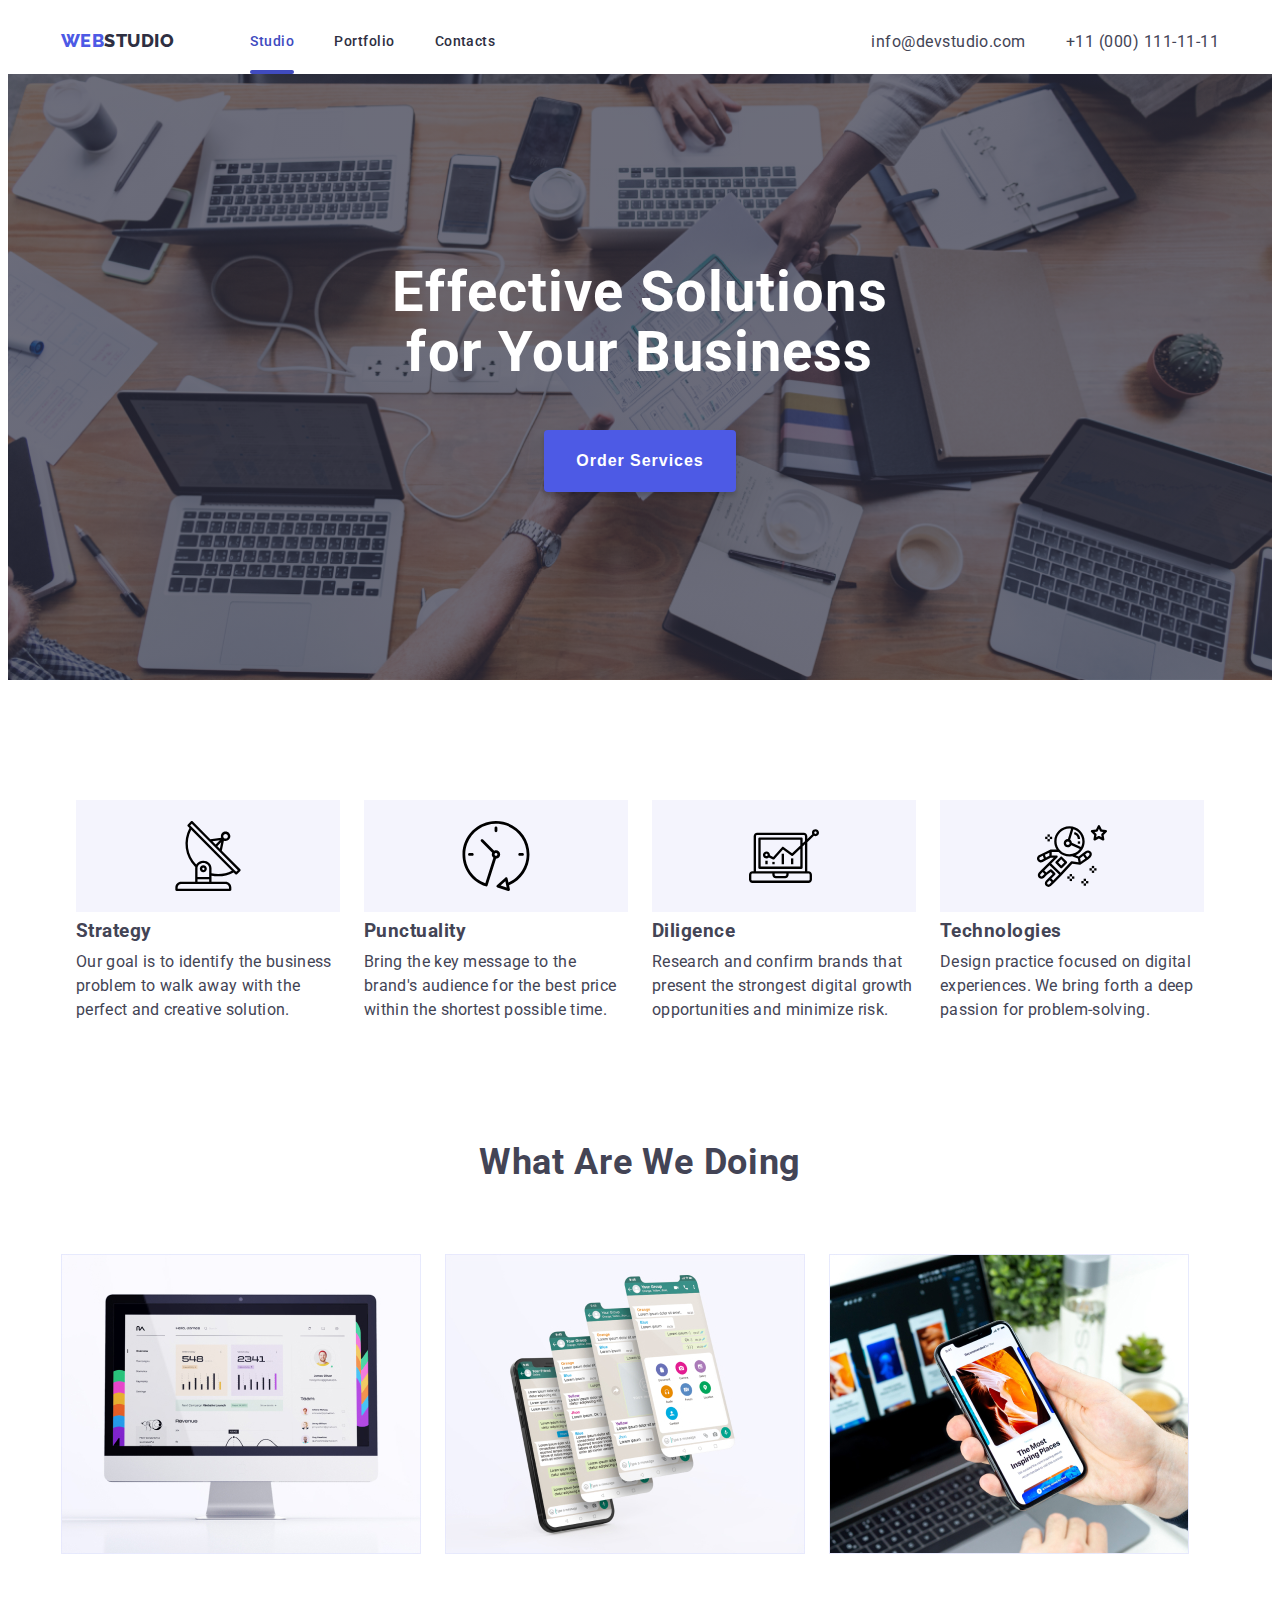
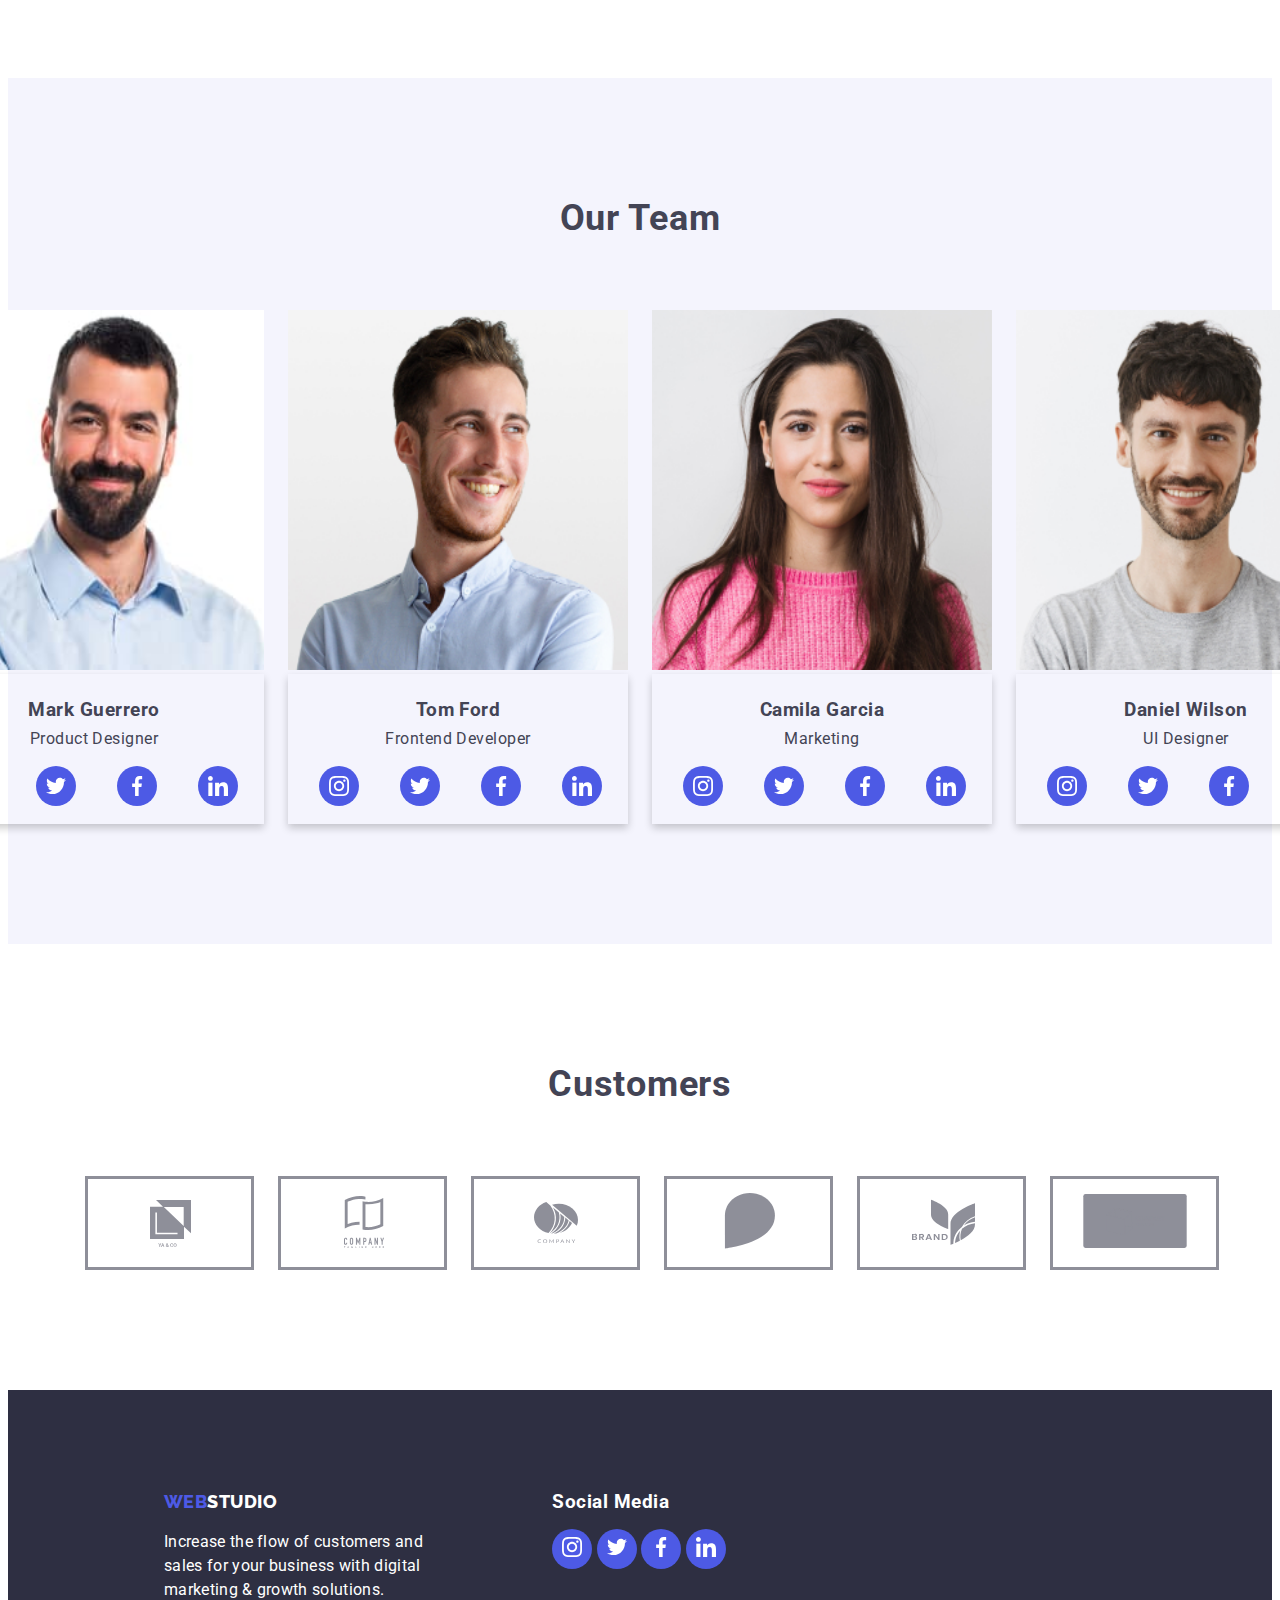
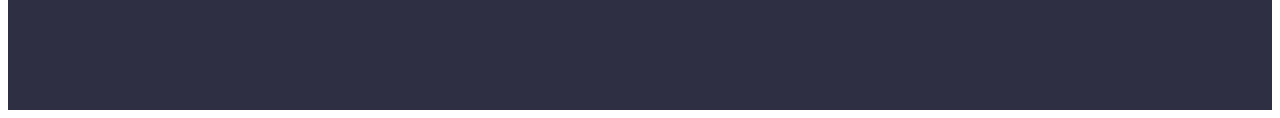
<file: index.html>
<!DOCTYPE html>
<html lang="en">
<head>
    <meta charset="UTF-8" />
    <title>webstudio</title>
    <link rel="stylesheet" href="./css/styles.css" />
    <link
      href="https://fonts.googleapis.com/css2?family=Raleway:wght@800&family=Roboto:wght@400;500;700;900&display=swap"
      rel="stylesheet"
    />
</head>
<body>

    <!--Navigation and Address-->
    <header class="header-container">
        <div class="container menu">
            <nav class="nav-container">
                    <a class="logo" href="index.html">WEB<span class="logo-black">STUDIO</span></a>
                <ul class="nav-list-container list">
                    <li class="item"><a href="./index.html" class="page current link menu-active">Studio</a></li>
                    <li class="item"><a href="./portfolio.html" class="page link">Portfolio</a></li>
                    <li class="item"><a href="" class="page link">Contacts</a></li>
                </ul>
            </nav>
            <address>
                <ul class="cta-container list">
                    <li class="item"><a href="mailto:info@devstudio.com" class="contact link">info@devstudio.com</a></li>
                    <li class="item"><a href="tel:+11(000)1111111" class="contact link">+11 (000) 111-11-11</a></li>
                </ul>
            </address>
        </div>
    </header>


    <!--Main With Sections-->
    <main>
        <!--Hero Section-->
        <section class="hero section">
            <div class="container">
                <h1 class="main-heading">Effective Solutions <br>for Your Business</h1>
                <button class="order-services" type="button" data-modal-open> Order Services</button>
            </div>
        </section>


        <!--Feature Section-->
        <section class="features section">
            <h2 hidden>Feature</h2>
            <ul class="feature-container list">
                <li class="item">
                        <div class="icon">
                            <svg width="70" height="70">
                                <use href="/images/icons.svg#antenna" />
                            </svg>
                        </div>
                    <h3 class="title">Strategy</h3>
                    <p class="descriptions">Our goal is to identify the business problem to walk away with the
                           perfect and creative solution.
                    </p>
                </li>
                <li class="item">
                        <div class="icon">
                            <svg width="70" height="70">
                                <use href="/images/icons.svg#clock" />
                            </svg>
                        </div>
                    <h3 class="title">Punctuality</h3>
                    <p class="descriptions">
                        Bring the key message to the brand's audience for the best price
                        within the shortest possible time.
                    </p>
                </li>
                <li class="item">
                        <div class="icon">
                            <svg width="70" height="70">
                                <use href="/images/icons.svg#diagram" />
                            </svg>
                        </div>
                    <h3 class="title">Diligence</h3>
                    <p class="descriptions">
                        Research and confirm brands that present the strongest digital
                        growth opportunities and minimize risk.
                    </p>
                </li>
                <li class="item">
                        <div class="icon">
                            <svg width="70" height="70">
                                <use href="/images/icons.svg#astronaut" />
                            </svg>
                        </div>
                    <h3 class="title">Technologies</h3>
                    <p class="descriptions">
                        Design practice focused on digital experiences. We bring forth a
                        deep passion for problem-solving.
                    </p>
                </li>
            </ul>
        </section>


        <!--What we do Section-->
        <section class="section no-top-padding">
            <div class="container">
                    <h2 class="section-head">What Are We Doing</h2>
                <ul class="whatwedo-container list">
                    <li><img src="./images/img1sec2.jpg" alt="a monitor" width="360"></li>
                    <li><img src="./images/img2sec2.jpg" alt="a cellphone" width="360"></li>
                    <li><img src="./images/img3sec2.jpg" alt="a cellphone and laptop" width="360"></li>
                </ul>
            </div>
        </section>


        <!--Our Team Section-->
        <section class="team-bg section">
            <h2 class="section-head">Our Team</h2>
            <div class="team-main">
                <ul class="our-team list">
                    <li class="item">
                        <img src="./images/img1sec3.jpg" alt="Mark Guerrero" width="340" height="360"/>
                        <div class="card team">
                            <h3 class="person-name">Mark Guerrero</h3>
                            <p class="designation">Product Designer</p>
                            <ul class="team-social">
                                <li class="icon item">
                                    <a  class="link" href="https://www.instagram.com/" target="_blank">
                                        <svg class="icon" width="20px" height="20px">
                                            <use href="/images/icons.svg#instagram"/>
                                        </svg>
                                    </a>
                                </li>
                                <li class="icon item">
                                    <a  class="link" href="https://twitter.com/" target="_blank">
                                        <svg class="icon" width="20px" height="20px">
                                            <use href="/images/icons.svg#twitter"/>
                                        </svg>
                                    </a>
                                </li>
                                <li class="icon item">
                                    <a  class="link" href="https://www.facebook.com" target="_blank">
                                        <svg class="icon" width="20px" height="20px">
                                            <use href="/images/icons.svg#facebook"/>
                                        </svg>
                                    </a>
                                </li>
                                <li class="icon item">
                                    <a  class="link" href="https://www.linkedin.com/" target="_blank">
                                        <svg class="icon" width="20px" height="20px">
                                            <use href="/images/icons.svg#linkedin"/>
                                        </svg>
                                    </a>
                                </li>
                            </ul>
                        </div>
                    </li>
                    <li class="item">
                        <img src="./images/img2sec3.jpg" alt="Tom Ford" width="340" height="360" />
                        <div class="card team">
                            <h3 class="person-name">Tom Ford</h3>
                            <p class="designation">Frontend Developer</p>
                            <ul class="team-social">
                                <li class="icon item">
                                    <a  class="link" href="https://www.instagram.com/" target="_blank">
                                        <svg class="icon" width="20px" height="20px">
                                            <use href="/images/icons.svg#instagram"/>
                                        </svg>
                                    </a>
                                </li>
                                <li class="icon item">
                                    <a  class="link" href="https://twitter.com/" target="_blank"> 
                                        <svg class="icon" width="20px" height="20px">
                                            <use href="/images/icons.svg#twitter"/>
                                        </svg>
                                    </a>
                                </li>
                                <li class="icon item">
                                    <a  class="link" href="https://www.facebook.com" target="_blank">
                                        <svg class="icon" width="20px" height="20px">
                                            <use href="/images/icons.svg#facebook"/>
                                        </svg>
                                    </a>
                                </li>
                                <li class="icon item">
                                    <a  class="link" href="https://www.linkedin.com/" target="_blank">
                                        <svg class="icon" width="20px" height="20px">
                                            <use href="/images/icons.svg#linkedin"/>
                                        </svg>
                                    </a>
                                </li>
                            </ul>
                        </div>
                    </li>
                    <li class="item">
                        <img src="./images/img3sec3.jpg" alt="Camila Garcia" width="340" height="360" />
                        <div class="card team">
                            <h3 class="person-name">Camila Garcia</h3>
                            <p class="designation">Marketing</p>
                            <ul class="team-social">
                                <li class="icon item">
                                    <a  class="link" href="https://www.instagram.com/" target="_blank">
                                        <svg class="icon" width="20px" height="20px">
                                            <use href="/images/icons.svg#instagram"/>
                                        </svg>
                                    </a>
                                </li>
                                <li class="icon item">
                                    <a  class="link" href="https://twitter.com/" target="_blank">
                                        <svg class="icon" width="20px" height="20px">
                                            <use href="/images/icons.svg#twitter"/>
                                        </svg>
                                    </a>
                                </li>
                                <li class="icon item">
                                    <a  class="link" href="https://www.facebook.com" target="_blank">
                                        <svg class="icon" width="20px" height="20px">
                                            <use href="/images/icons.svg#facebook"/>
                                        </svg>
                                    </a>
                                </li>
                                <li class="icon item">
                                    <a  class="link" href="https://www.linkedin.com/" target="_blank">
                                        <svg class="icon" width="20px" height="20px">
                                            <use href="/images/icons.svg#linkedin"/>
                                        </svg>
                                    </a>
                                </li>
                            </ul>
                        </div>
                    </li>
                    <li class="item">
                        <img src="./images/img4sec3.jpg" alt="Daniel Wilson" width="340" height="360"/>
                        <div class="card team">
                            <h3 class="person-name">Daniel Wilson</h3>
                            <p class="designation">UI Designer</p>
                            <ul class="team-social">
                                <li class="icon item">
                                    <a  class="link" href="https://www.instagram.com/" target="_blank">
                                        <svg class="icon" width="20px" height="20px">
                                            <use href="/images/icons.svg#instagram"/>
                                        </svg>
                                    </a>
                                </li>
                                <li class="icon item">
                                    <a  class="link" href="https://twitter.com/" target="_blank">
                                        <svg class="icon" width="20px" height="20px">
                                            <use href="/images/icons.svg#twitter"/>
                                        </svg>
                                    </a>
                                </li>
                                <li class="icon item">
                                    <a  class="link" href="https://www.facebook.com/" target="_blank">
                                        <svg class="icon" width="20px" height="20px">
                                            <use href="/images/icons.svg#facebook"/>
                                        </svg>
                                    </a>
                                </li>
                                <li class="icon item">
                                    <a  class="link" href="https://www.linkedin.com/" target="_blank">
                                        <svg class="icon" width="20px" height="20px">
                                            <use href="/images/icons.svg#linkedin"/>
                                        </svg>
                                    </a>
                                </li>
                            </ul>
                        </div>
                    </li>
                </ul>
            </div>
        </section>

        <!--This is the Customer Section-->
        <section class="section">
            <div class="container">
                <h2 class="section-head">Customers</h2>
                    <ul class="customers list">
                        <li class="icon item">
                            <a class="link">
                                <svg class="icon" width="104px" height="56px">
                                    <use href="/images/icons.svg#LogoA"/>
                                </svg>
                            </a>
                        </li>
                        <li class="icon item">
                            <a class="link">
                                <svg class="icon" width="104px" height="56px">
                                    <use href="/images/icons.svg#LogoB"/>
                                </svg>
                            </a>
                        </li>
                        <li class="icon item">
                            <a class="link">
                                <svg class="icon" width="104px" height="56px">
                                    <use href="/images/icons.svg#LogoC"/>
                                </svg>
                            </a>
                        </li>
                        <li class="icon item">
                            <a class="link">
                                <svg class="icon" width="104px" height="56px">
                                    <use href="/images/icons.svg#Vectors"/>
                                </svg>
                            </a>
                        </li>
                        <li class="icon item">
                            <a class="link">
                                <svg class="icon" width="104px" height="56px">
                                    <use href="/images/icons.svg#LogoD"/>
                                </svg>
                            </a>
                        </li>
                        <li class="icon item">
                            <a class="link">
                                <svg class="icon" width="104px" height="56px">
                                    <use href="/images/icons.svg#LogoF"/>
                                </svg>
                            </a>
                        </li>
                    </ul>
            </div>
        </section>
        
    </main>

    <!--This is the Footer with Logo and Slogan -->
    <footer class="footer-container">
        <div class="div-footera foot">
                <a class="logo" href="index.html">WEB<span class="logo-white">STUDIO</span></a>
            <p class="footer-description">
            Increase the flow of customers and sales for your business with digital
            marketing & growth solutions.
            </p>
        </div>
        <div class="div-footerb foot"> 
            <h3 class="footer-social">Social Media</h3>
            <ul class="social list">
                <li class="item">
                    <a  class="link" href="https://www.instagram.com/" target="_blank">
                        <svg class="icon" width="20px" height="20px">
                            <use href="/images/icons.svg#instagram"/>
                        </svg>
                    </a>
                </li>
                <li class="item">
                    <a  class="link" href="https://twitter.com/" target="_blank">
                        <svg class="icon" width="20px" height="20px">
                            <use href="/images/icons.svg#twitter"/>
                        </svg>
                    </a>
                </li>
                <li class="item">
                    <a  class="link" href="https://www.facebook.com/" target="_blank">
                        <svg class="icon" width="20px" height="20px">
                            <use href="/images/icons.svg#facebook"/>
                        </svg>
                    </a>
                </li>
                <li class="item">
                    <a  class="link" href="https://www.linkedin.com/" target="_blank">
                        <svg class="icon" width="20px" height="20px">
                            <use href="/images/icons.svg#linkedin"/>
                        </svg>
                    </a>
                </li>
            </ul>
        </div>
    </footer>

    <!--MODAL SECTION-->
    <div class="backdrop is-hidden" data-modal>
        <div class="main-modal">
            <button class="modal-close" data-modal-close>
                <svg class="modal-close-icon">
                    <use href="./images/icons.svg#clip0_620589_243"></use>
                </svg>
            </button>
        </div>
    </div>
    <script src="./js/modal.js"></script>
</body>
</html>
</file>
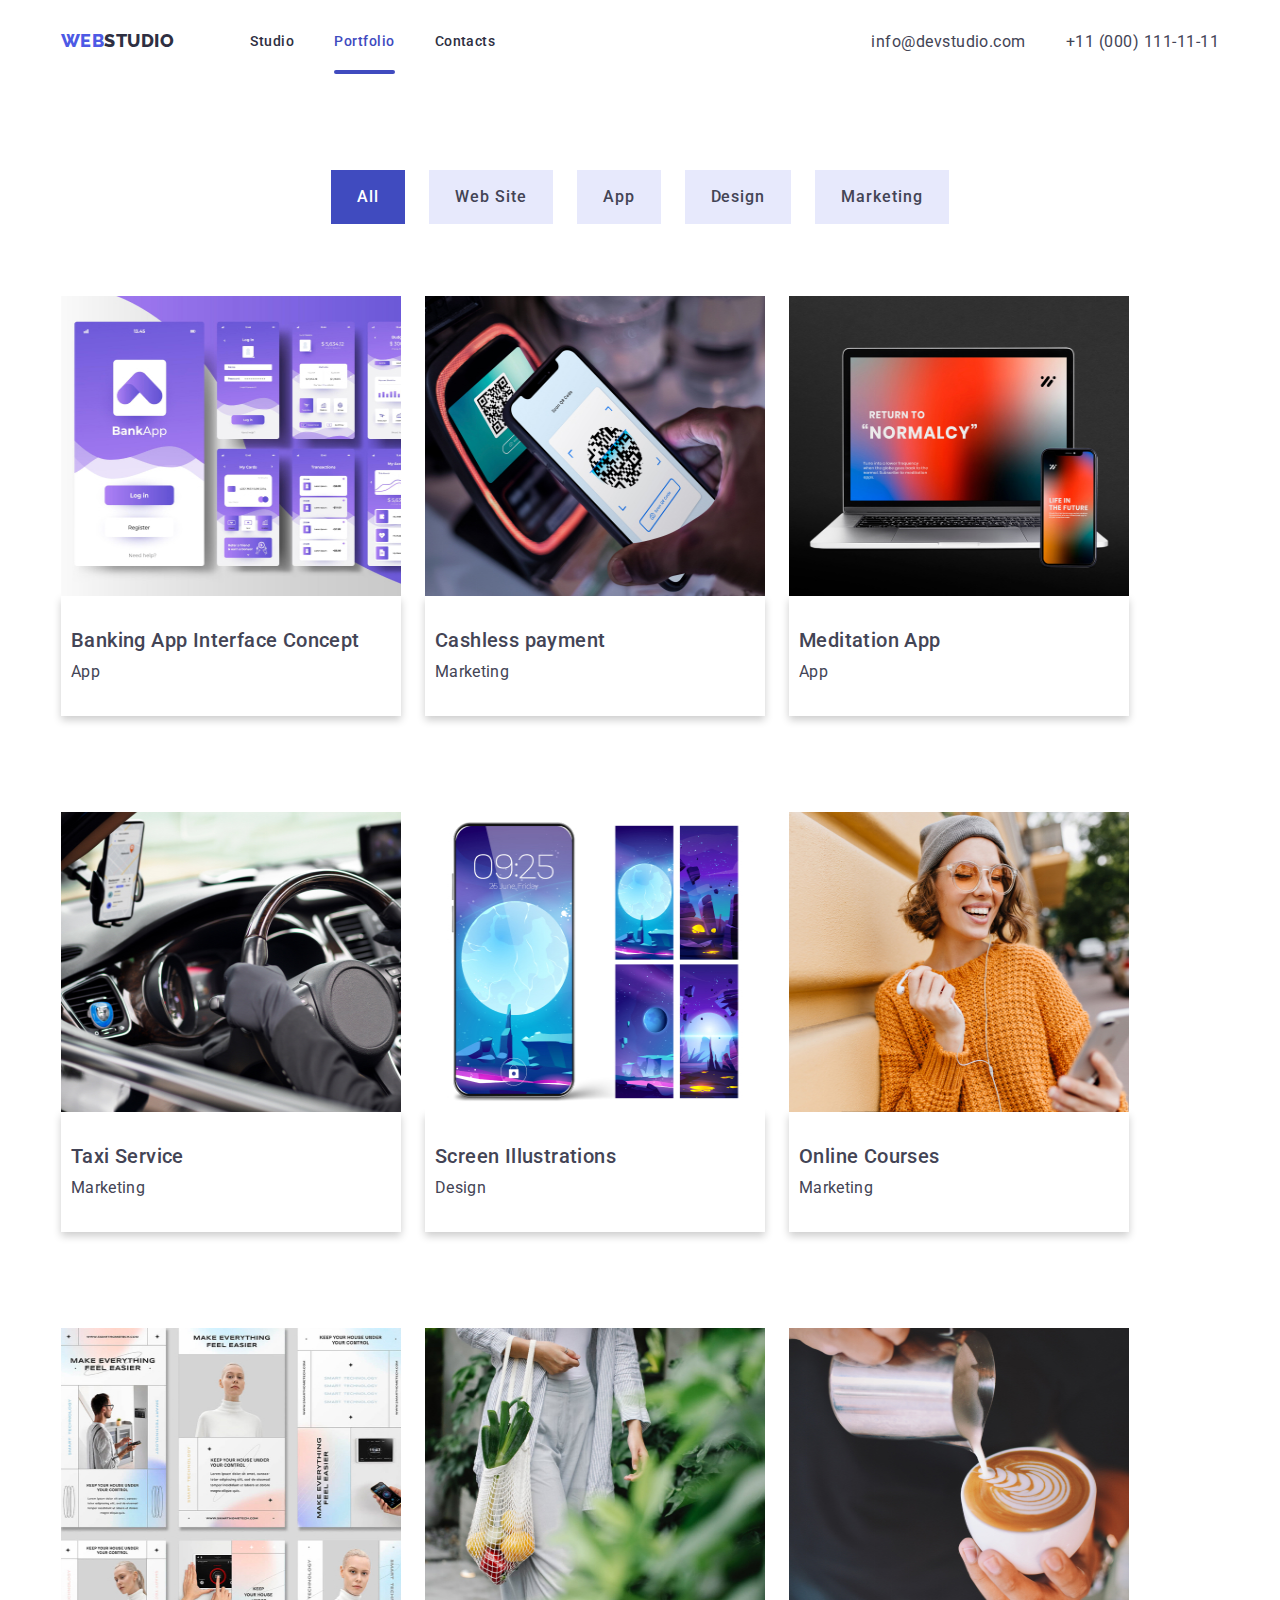
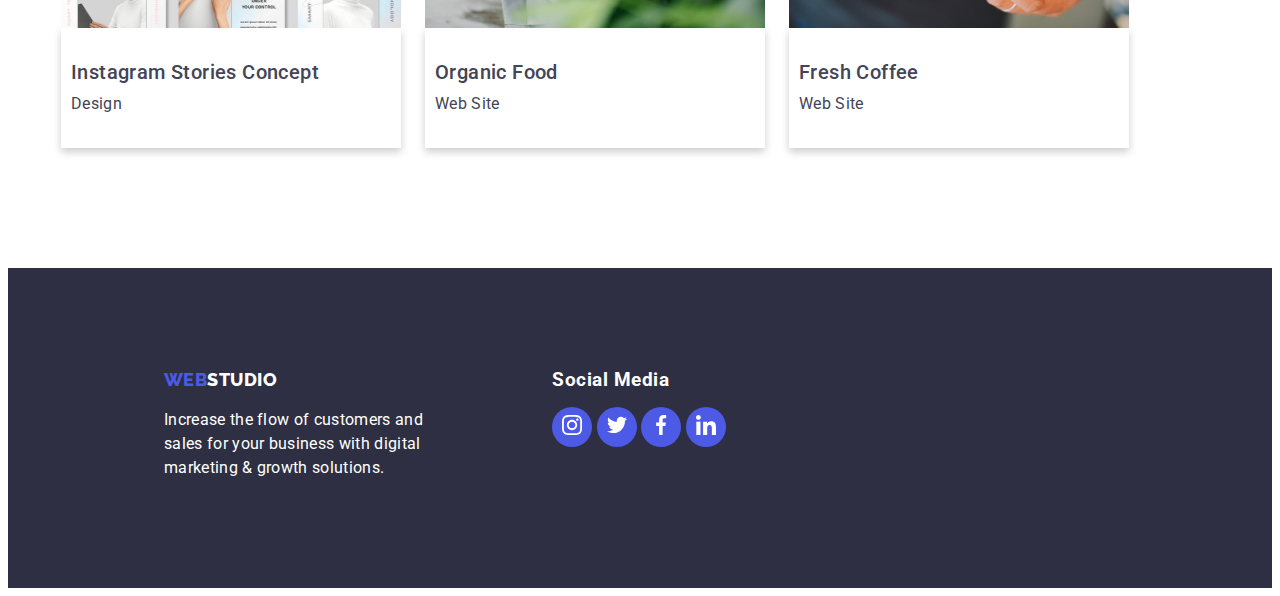
<file: portfolio.html>
<!DOCTYPE html>
<html lang="en">
<head>
    <meta charset="UTF-8" />
    <title>webstudio</title>
    <link rel="stylesheet" href="./css/styles.css" />
    <link
      href="https://fonts.googleapis.com/css2?family=Raleway:wght@800&family=Roboto:wght@400;500;700;900&display=swap"
      rel="stylesheet"
    />
</head>
<body>

    <!--Navigation and Address-->
    <header class="header-container">
        <div class="container menu">
            <nav class="nav-container">
                    <a class="logo" href="index.html">WEB<span class="logo-black">STUDIO</span></a>
                <ul class="nav-list-container list">
                    <li class="item"><a href="./index.html" class="page link">Studio</a></li>
                    <li class="item"><a href="./portfolio.html" class="page current link menu-active">Portfolio</a></li>
                    <li class="item"><a href="" class="page link">Contacts</a></li>
                </ul>
            </nav>
            <address>
                <ul class="cta-container list">
                    <li class="item"><a href="mailto:info@devstudio.com" class="contact link">info@devstudio.com</a></li>
                    <li class="item"><a href="tel:+11(000)1111111" class="contact link">+11 (000) 111-11-11</a></li>
                </ul>
            </address>
        </div>
    </header>


    <!--Main-->
    <main>
      <section class="section no-top-padding">
          <div class="container">
              <h2 hidden>Buttons</h2>
            <ul class="buttons-container list">
                <li class="item">
                  <button class="buttons filter current" type="button">All</button>
                </li>
                <li class="item">
                  <button class="buttons filter" type="button">Web Site</button>
                </li>
                <li class="item"><button class="buttons filter" type="button">App</button></li>
                <li class="item"><button class="buttons filter" type="button">Design</button></li>
                <li class="item">
                  <button class="buttons filter" type="button">Marketing</button>
                </li>
            </ul>

            <!-- Pictures-->
            <div class="main-div-container">
              <div class="card-container">
                <ul class="pics-container list">
                  <li class="item">
                    <div class="image-cover">
                      <a href="#" class="pics-link link">
                        <img class="pics link"
                            src="./images/bankingapp.jpg"
                            alt="Banking App Interface"
                            width="340" height="300"/>
                        <p class="image-cover-text">
                            14 Stylish and User-Friendly App Design Concepts-Task Manager App - 
                            Calorie Tracker App - Exotic Fruit Ecommerce App - Cloud Storage App
                        </p>
                      </a>
                    </div>   
                    <div class="card">     
                        <h3 class="options">Banking App Interface Concept</h3>
                        <p class="sub-options">App</p>
                    </div>  
                  </li>
                </ul>   
              </div>
              <div class="card-container">
                <ul class="pics-container list">
                  <li class="item">
                    <div class="image-cover">
                      <a href="#" class="pics-link link">
                        <img class="pics link"
                              src="./images/cashlesspayment.jpg"
                              alt="Cashless Payment"
                              width="340" height="300"/>
                        <p class="image-cover-text">
                            14 Stylish and User-Friendly App Design Concepts-Task Manager App - 
                            Calorie Tracker App - Exotic Fruit Ecommerce App - Cloud Storage App
                        </p>
                      </a>
                    </div>   
                    <div class="card">     
                        <h3 class="options">Cashless payment</h3>
                        <p class="sub-options">Marketing</p>
                    </div>  
                  </li>
                </ul>   
              </div>
              <div class="card-container">
                <ul class="pics-container list">
                  <li class="item">
                    <div class="image-cover">
                      <a href="#" class="pics-link link">
                        <img class="pics link"
                            src="./images/meditationapp.jpg"
                            alt="Meditaion App"
                            width="340" height="300"/>
                        <p class="image-cover-text">
                            14 Stylish and User-Friendly App Design Concepts-Task Manager App - 
                            Calorie Tracker App - Exotic Fruit Ecommerce App - Cloud Storage App
                        </p>
                      </a>
                    </div>   
                    <div class="card">     
                        <h3 class="options">Meditation App</h3>
                        <p class="sub-options">App</p>
                    </div>  
                  </li>
                </ul>   
              </div>
              <div class="card-container">
                <ul class="pics-container list">
                  <li class="item">
                    <div class="image-cover">
                      <a href="#" class="pics-link link">
                        <img class="pics link"
                            src="./images/taxiservice.jpg"
                            alt="Driving"
                            width="340" height="300"/>
                        <p class="image-cover-text">
                            14 Stylish and User-Friendly App Design Concepts-Task Manager App - 
                            Calorie Tracker App - Exotic Fruit Ecommerce App - Cloud Storage App
                        </p>
                      </a>
                    </div>   
                    <div class="card">     
                        <h3 class="options">Taxi Service</h3>
                        <p class="sub-options">Marketing</p>
                    </div>  
                  </li>
                </ul>   
              </div>
              <div class="card-container">
                <ul class="pics-container list">
                  <li class="item">
                    <div class="image-cover">
                      <a href="#" class="pics-link link">
                        <img class="pics link"
                            src="./images/screenillustrations.jpg"
                            alt="Cellphone Screen"
                            width="340" height="300"/>
                        <p class="image-cover-text">
                            14 Stylish and User-Friendly App Design Concepts-Task Manager App - 
                            Calorie Tracker App - Exotic Fruit Ecommerce App - Cloud Storage App
                        </p>
                      </a>
                    </div>   
                    <div class="card">     
                      <h3 class="options">Screen Illustrations</h3>
                      <p class="sub-options">Design</p>
                    </div>  
                  </li>
                </ul>   
              </div>
              <div class="card-container">
                <ul class="pics-container list">
                  <li class="item">
                    <div class="image-cover">
                      <a href="#" class="pics-link link">
                        <img class="pics link"
                            src="./images/onlinecourses.jpg"
                            alt="Lady with earphones"
                            width="340" height="300"/>
                        <p class="image-cover-text">
                            14 Stylish and User-Friendly App Design Concepts-Task Manager App - 
                            Calorie Tracker App - Exotic Fruit Ecommerce App - Cloud Storage App
                        </p>
                      </a>
                    </div>   
                    <div class="card">     
                      <h3 class="options">Online Courses</h3>
                      <p class="sub-options">Marketing</p>
                    </div>  
                  </li>
                </ul>   
              </div>
              <div class="card-container">
                  <ul class="pics-container list">
                    <li class="item">
                      <div class="image-cover">
                        <a href="#" class="pics-link link">
                          <img class="pics link"
                            src="./images/instagramstories.jpg"
                            alt="Instagram"
                            width="340" height="300"/>
                          <p class="image-cover-text">
                              14 Stylish and User-Friendly App Design Concepts-Task Manager App - 
                              Calorie Tracker App - Exotic Fruit Ecommerce App - Cloud Storage App
                          </p>
                        </a>
                      </div>   
                      <div class="card">     
                          <h3 class="options">Instagram Stories Concept</h3>
                          <p class="sub-options">Design</p>
                      </div>  
                    </li>
                  </ul>   
              </div>
              <div class="card-container">
                <ul class="pics-container list">
                  <li class="item">
                    <div class="image-cover">
                      <a href="#" class="pics-link link">
                        <img class="pics link"
                            src="./images/organicfood.jpg"
                            alt="Fruits in basket"
                            width="340" height="300"/>
                        <p class="image-cover-text">
                            14 Stylish and User-Friendly App Design Concepts-Task Manager App - 
                            Calorie Tracker App - Exotic Fruit Ecommerce App - Cloud Storage App
                        </p>
                      </a>
                    </div>   
                    <div class="card">     
                      <h3 class="options">Organic Food</h3>
                      <p class="sub-options">Web Site</p>
                    </div>  
                  </li>
                </ul>   
              </div>
              <div class="card-container">
                <ul class="pics-container list">
                  <li class="item">
                    <div class="image-cover">
                      <a href="#" class="pics-link link">
                        <img class="pics link"
                          src="./images/freshcoffee.jpg"
                          alt="Fresh coffee"
                          width="340" height="300"/>
                        <p class="image-cover-text">
                            14 Stylish and User-Friendly App Design Concepts-Task Manager App - 
                            Calorie Tracker App - Exotic Fruit Ecommerce App - Cloud Storage App
                        </p>
                      </a>
                    </div>   
                    <div class="card">     
                      <h3 class="options">Fresh Coffee</h3>
                      <p class="sub-options">Web Site</p>
                    </div>  
                  </li>
                </ul>   
              </div>
            </div>
      </section>
    </main>

      <!--This is the Footer with Logo and Slogan -->
      <footer class="footer-container">
        <div class="div-footera foot">
                <a class="logo" href="index.html">WEB<span class="logo-white">STUDIO</span></a>
            <p class="footer-description">
            Increase the flow of customers and sales for your business with digital
            marketing & growth solutions.
            </p>
        </div>
        <div class="div-footerb foot"> 
            <h3 class="footer-social">Social Media</h3>
            <ul class="social list">
                <li class="item">
                    <a  class="link" href="https://www.instagram.com/" target="_blank">
                        <svg class="icon" width="20px" height="20px">
                            <use href="/images/icons.svg#instagram"/>
                        </svg>
                    </a>
                </li>
                <li class="item">
                    <a  class="link" href="https://twitter.com/" target="_blank">
                        <svg class="icon" width="20px" height="20px">
                            <use href="/images/icons.svg#twitter"/>
                        </svg>
                    </a>
                </li>
                <li class="item">
                    <a  class="link" href="https://www.facebook.com/" target="_blank">
                        <svg class="icon" width="20px" height="20px">
                            <use href="/images/icons.svg#facebook"/>
                        </svg>
                    </a>
                </li>
                <li class="item">
                    <a  class="link" href="https://www.linkedin.com/" target="_blank">
                        <svg class="icon" width="20px" height="20px">
                            <use href="/images/icons.svg#linkedin"/>
                        </svg>
                    </a>
                </li>
            </ul>
        </div>
      </footer>
    </body>
  </html>
</file>
<file: css/styles.css>
:root{
    --iris: #4D5AE5;
    --ocean: #404BBF;
    --navy-blue: #2E2F42;
    --slate: #434455;
    --white: #FFFFFF;
    --cornflower: #E7E9FC;
    --cloud: #F4F4FD;
    --light-slate: #8e8f99;  
    --Green: #31d0AA;
    --dairy: #fcfcfc;
    

}

body {
    font-family: 'Roboto', sans-serif;
    font-size: 16px;
    letter-spacing: 0.03em;
    background-color: var(--white);
    color: var(--slate);
}

::before,
::after{
    box-sizing: border-box;
    margin: 0;
}

h1,
h2,
h3,
h4,
h5,
h6,
p {
    margin: 0;
 }

 .img{
    display: block;
    max-width: 100%;
    height: auto;
    
 }

.list{
    list-style: none;
    margin: 0;
    padding: 0;
}

.link{
     text-decoration:none;
}

address {
    font-style: inherit;
    margin-left: auto;
}

/* A Class given to Div Tags*/
.container {
    width: 1158px;
    margin: 0 auto;
    padding: 0 15px;
}

/* A Class given to Section Tags */
.section {
    padding: 120px 0;
}

.no-top-padding {
    padding:  0;
}

.menu,
.nav-container,
.nav-list-container,
.cta-container{
    display: flex;
    align-items: center;
}


/* LOGO and Footer Logo */
.logo{
    color: var(--iris);
    font-family:'Raleway', sans-serif;
    font-weight: 800;
    font-size:18px;
    line-height: 1.1667;
    text-decoration: none;
}

.logo-black{
    color: var(--navy-blue);
 }

/*Logo Footer*/
.logo-white{
    color: var(--white);
}

/*ALL NAVIGATION AND OPTION LIST in index and portfolio */
.page {
    position: relative;
    transition: color 250ms cubic-bezier(0.39, 0.575, 0.565, 1);
}

.page::after {
    content: '';
    border-radius: 2px;
    background-color: var(--ocean);
    height: 4px;
    width: 0%;
    position: absolute;
    left: 0;
    bottom: -2px;
    transition: width 250ms cubic-bezier(0.39, 0.575, 0.565, 1);
}

.page:hover::after {
    width: 100%;
}

.menu-active::after{
    width: 100%;
}

/*Magin to Separate  Studio, Portfolio, Contacts */
.nav-list-container .item:not(:last-child),
.cta-container .item:not(:last-child){
    margin-right: 40px;    
}

/*Margin to Separate Logo from Studio, Portfolio...*/
.nav-list-container{
    margin-left: 76px;
  }

.nav-list-container .page {
    color:var(--navy-blue);
    font-weight: 500;
    font-size: 14px;
    line-height: 1.14;
} 

.cta-container .contact{
    color: var(--slate);
}

/*Needs to put display block for padding to take effect*/
.nav-list-container .page,
.cta-container .contact{
    display: block;
    padding-top: 24px;
    padding-bottom: 23px;
}

.nav-list-container .page:hover,
.nav-list-container .page:focus,
.nav-list-container .page.current,
.cta-container .contact:hover,
.cta-container .contact:focus{
    color: var(--ocean);
}


/* ALL BUTTONS  IN THIS SECTION*/
.buttons {
    font-family: inherit;
    letter-spacing: 0.03em;
    border-color: transparent;
    cursor: pointer;
}

.buttons {
    background-color: var(--iris);
    color: var(--white);
    font-weight: 700;
    font-size: 16px;
    line-height:1.87;
    letter-spacing: 0.06em;
}

.order-services:hover,
.order-services:focus {
    background-color: var(--ocean);
}

.order-services::after{
    transition: background-color 250ms cubic-bezier(0.4, 0, 0.2, 1);
}

.order-services {
    background-color: var(--iris);
    color: var(--white);
    font-weight: 700;
    font-size: 16px;
    line-height:1.87;
    letter-spacing: 0.06em;
    padding: 16px 32px;
    border-radius: 4px;
    border: none;
    box-shadow: 0px 4px 4px 0px rgba(0, 0, 0, 0.15);

}

/* HERO SECTION */
.hero {
    background-color:var(--navy-blue);
    font-family: 'Roboto',sans-serif ;
    line-height: 1.14;
    letter-spacing: 0.02em; 
    padding: 188px 0;
    text-align: center;
    background-image: linear-gradient(rgba(46, 47, 66, 0.70), rgba(46, 47, 66, 0.70)), 
    url(/images/people-office.jpg);
    background-repeat: no-repeat ;
    max-width: 1440px;
    margin: 0 auto;
    background-position: center;
    background-size: cover;
  
}

.main-heading {
    color: var(--white);
    font-size: 56px;
    font-weight: 700;
    line-height: 1.07143; /*107.143% */
    letter-spacing: 1.12px;
    margin-bottom: 48px ;
}

/* MODAL SECTION*/

.backdrop {
    display: block;
    position: fixed;
    top: 0;
    left: 0;
    width: 100%;
    height: 100%;
    opacity: 1;
    transition: opacity 250ms cubic-bezier(0.4, 0, 0.2, 1);
}

/*modal is always hidden until you click on Order Services*/
.backdrop.is-hidden {
    opacity: 0;
    pointer-events: none;
}

.main-modal {
    position: absolute;
    top: 50%;
    left: 50%;
    min-width: 468px;
    min-height: 584px;
    background-color: var(--dairy);
    box-shadow: 0px 2px 1px 0px rgba(0, 0, 0, 0.2), 0px 1px 3px 0px rgba(0, 0, 0, 0.12), 0px 1px 1px 0px rgba(0, 0, 0, 0.14);
    border-radius: 4px;
    transform: translate(-50%, -50%) scale(1);
    transition: transform 250ms cubic-bezier(0.4, 0, 0.2, 1);
}

.modal-close-icon {
    width: 8px;
    height: 10px;
    fill: currentColor;
}

.modal-close {
    width: 24px;
    height: 24px;
    background-color: var(--cornflower);
    border-radius: 50%;
    border: 1px solid rgba(46, 47, 66, 0.4);
    position: absolute;
    right: 24px;
    top: 24px;
    color: var(--navy-blue);
    transition: color 250ms cubic-bezier(0.4, 0, 0.2, 1);
    background-color: 250ms cubic-bezier(0.4, 0, 0.2, 1);
    border-color: 250ms cubic-bezier(0.4, 0, 0.2, 1);
}

.modal-close:hover {
    color: var(--cloud);
    background-color: var(--ocean);
    border-color: var(--ocean);
}


/*FEATURE SECTION */
.feature-container{
    display: flex;
    justify-content: center;
    align-items: center;
    gap: 24px;
}

.title  {
    padding-top: 8px;
    padding-bottom: 8px;
}

.descriptions {
    width: 264px;
    line-height: 24px; /* 150% */
    letter-spacing: 0.32px;
    align-items: center;
    align-content: center;
    flex-basis: calc((100% - 72px) / 3);
}


/* ICONS*/
.feature-container .icon {
    display: flex;
    justify-content: center;
    align-items: center;
    width: 264px;
    height: 112px;
    background-color: var(--cloud); 
}


/* WHAT WE DO SECTION*/
.section-head {
    margin-bottom: 72px;
    text-align: center;
    font-size: 36px;
    font-weight: 700;
    line-height: 1.11111; /* 111.111% */
    letter-spacing: 0.72px;
}

.whatwedo {
    text-decoration: none;
}

.whatwedo-container{
    display: flex;
    flex-wrap: wrap;
    gap: 24px;
    padding-bottom: 120px;
}

.whatwedo-container .item {
    flex-basis: calc((100% - 48px) / 3);
}

/*OUR TEAM SECTION*/
/* team card*/
.card .team {
    display: inline-flex;
    padding-bottom: 0px;
    flex-direction: column;
    justify-content: center;
    align-items: center;
    gap: 24px;
    padding-bottom: 20px;
  

}

/* main div in team section*/
.team-main {
    display: flex;
    align-items: center;
    justify-content: center;

}
/* background color*/
.team-bg {
      background-color: var(--cloud);
}

/* ul of this section*/
.our-team {
    display: flex;
    gap: 24px;  
}

.team-social {
    display: flex;
    justify-content: center;
    align-items: center;
    list-style: none;
    margin-right: 5px;
    padding-bottom: 20px;
}

/* this is for the social links only*/
.team-social .link {  
    display: flex;
    justify-content: center;
    align-items: center;
    width: 40px;
    height: 40px;
    background-color: var(--iris);
    fill: var(--white);
    border-radius: 40px;
    margin-bottom: 20px;
    transition: color 250ms cubic-bezier(0.4, 0, 0.2, 1);
    background-color: 250ms cubic-bezier(0.4, 0, 0.2, 1);
    border-color: 250ms cubic-bezier(0.4, 0, 0.2, 1);
}

.team-social .link:hover,
.team-social .link:focus {
    background-color: var(--Green);
    transition: color 250ms cubic-bezier(0.4, 0, 0.2, 1);
    background-color: 250ms cubic-bezier(0.4, 0, 0.2, 1);
    border-color: 250ms cubic-bezier(0.4, 0, 0.2, 1);
}

.team-social .item {
    width: 16px;
    height: 16px;
    flex-shrink: 0;
    display: flex;
    justify-content: center;
    align-items: center;
    margin-right: 30px;
    padding-top: 10px;
}


.our-team .item {
    flex-basis: calc((100% - 72px) / 4);
}

.person-name,
.designation {
   text-align: center;
}

.person-name {
    padding-top: 25px;
}

.designation {
    padding-top: 8px;
    padding-bottom: 30px;
}

/*CUSTOMER SECTION*/
.customers .item {
    display: flex;
    justify-content: center;
    align-items: center;
    border: var(--light-slate) solid;
    width: 168px;
    height: 88px;
    margin-left: 24px;
    fill: var(--light-slate);
    transition: color 250ms cubic-bezier(0.4, 0, 0.2, 1);
    background-color: 250ms cubic-bezier(0.4, 0, 0.2, 1);
    border-color: 250ms cubic-bezier(0.4, 0, 0.2, 1);
}

.customers {
    display: flex;
    justify-content: center;
}

.customers .item:hover,
.customers .timer:focus {
    fill: var(--ocean);
    border-color: var(--ocean);
    transition: color 250ms cubic-bezier(0.4, 0, 0.2, 1);
    background-color: 250ms cubic-bezier(0.4, 0, 0.2, 1);
    border-color: 250ms cubic-bezier(0.4, 0, 0.2, 1);
}

/*FOR PORTFOLIO BUTTONS  ETC.*/
.main-div-container {
    display: flex;
    gap: 24px;
    flex-wrap: wrap;
    padding-bottom: 120px;
}

.card {
    box-shadow: 0 4px 8px 0 rgba(0,0,0,0.2);
    transition: 0.3s;
    padding: 0 10px;
    width: 320px;
    gap: 10px;
} 

/* this section is for the text cover of each image*/
.image-cover {
    position: relative;
    overflow: hidden;
    height: 300px;
}

.image-cover-text {
    position: absolute;
    top: 0;
    height: 75%;
    width: 81%;
    padding: 40px 32px;
    background-color: var(--iris);
    color: var(--cloud);
    font-size: 16px;
    font-weight: 400;
    line-height: 24px;
    letter-spacing: 0.32px;
    transform: translateY(100%);
    transition: transform 250ms cubic-bezier(0.4, 0, 0.2, 1);
}

.pics-link:hover .image-cover-text {
    transform: translateY(0);
}

.buttons.filter{
    background-color: var(--cornflower);
    color: var(--slate);
    font-weight: 500;
    font-size: 16px;
    line-height: 1.62;
    padding: 12px 24px;
}

.buttons.filter:hover,
.buttons.filter:focus,
.buttons.filter.current {
     background-color: var(--ocean);
     color: var(--white);
}

.buttons-container {
    display: flex;
    gap: 24px;
    align-items: center;
    justify-content: center;
    padding-top: 96px;
}

.pics-container {
    display: flex;
    gap: 24px;
    flex-direction: row;
    padding-top: 72px;
}

.options {
    font-size: 20px;
    font-weight: 500;
    line-height: 24px; /* 120% */
    letter-spacing: 0.4px;
    padding-top: 32px;
    padding-bottom: 8px;
}

.sub-options {
    font-size: 16px;
    font-weight: 400;
    line-height: 24px; /* 150% */
    letter-spacing: 0.32px;
    padding-bottom: 32px;
}

/* FOOTERS */
.footer-container{
    background-color: var(--navy-blue);
}

/*DIV LOGO*/
.holder {
    display: inline-flex;
    padding-top: 101.5px;
    height: 312px;
    flex-shrink: 0;
    margin-left: 156px;
    align-items: left;
}

/*PARAGRAPH TAG*/
.footer-description {
    display: inline-flex;
    color: white;
    width: 264px;
    font-family: Roboto;
    font-size: 16px;
    font-weight: 400;
    line-height: 24px; /* 150% */
    letter-spacing: 0.32px;
    padding-top: 50.5px;
    padding-bottom: 100px;
}

.div-footera {
    display: inline-flex;
    padding-bottom: 8px;
    padding-top: 101.5px;
    margin-left: 156px;
}


.div-footerb  {
    display: inline-flex;
}


.foot,
.footer-social,
.social
.footer-description {
    display: inline-flex;
    flex-direction: column;
}


.social .item{
    display: inline-flex;
    justify-content: center;
    align-items: center;
    width: 40px;
    height: 40px;
    background-color: var(--iris);
    border-radius: 40px;
}


.social .icon {
    fill: var(--white);
}


.logo {
    margin-right: auto;
}

.footer-description {
    padding-top: 17.5px;
}

.social .item:hover,
.social .item:focus {
    background-color: var(--Green);
}

.social {
    padding-top: 16px;
    margin-left: 120px;
}

.footer-social {
    display:inline-flex;
    color: var(--white);
    margin-left: 120px;
}
</file>
